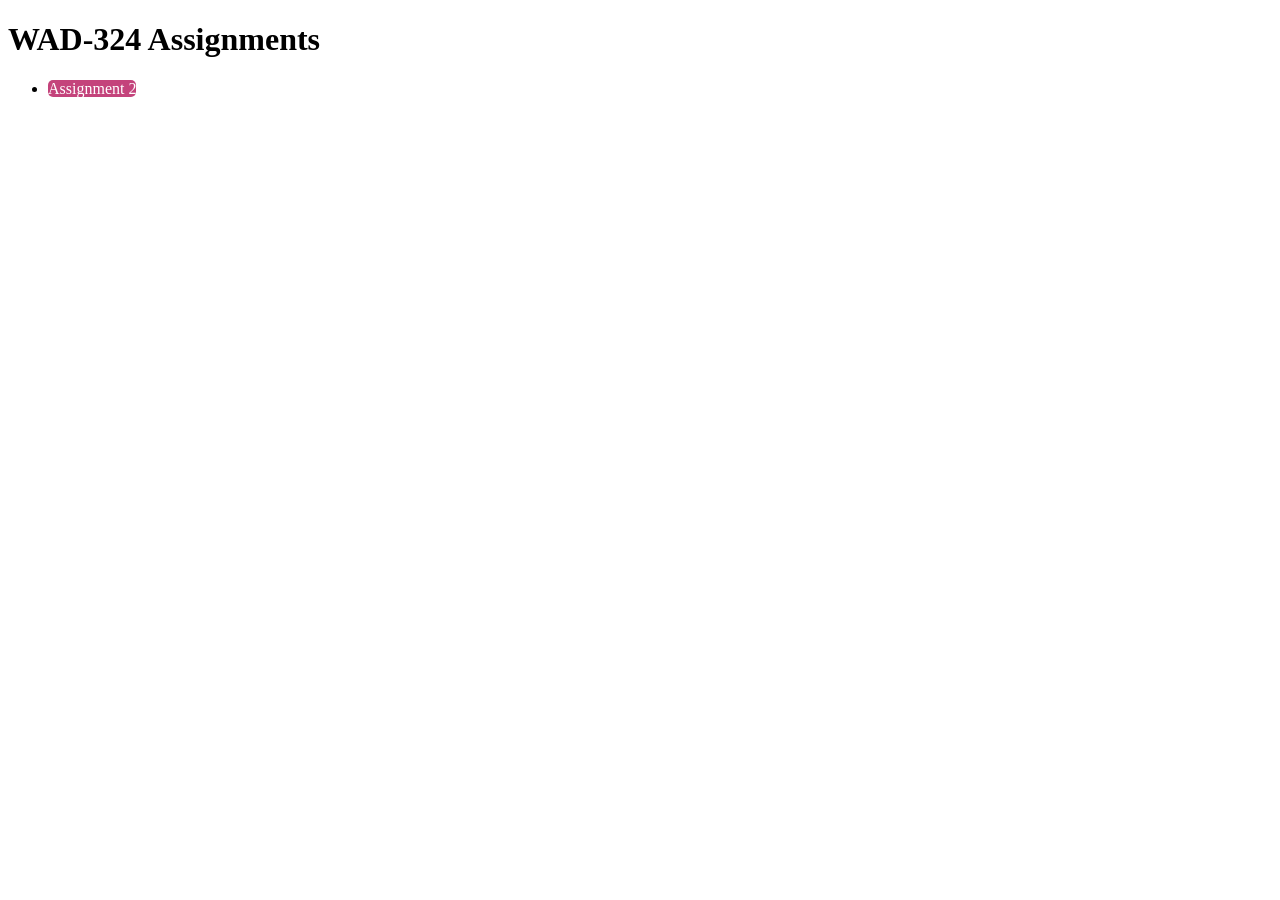
<file: index.html>
<!DOCTYPE html>
<head>
    <!DOCTYPE html>
    <html lang="en">
    <head>
        <meta charset="UTF-8">
        <meta name="viewport" content="width=device-width, initial-scale=1.0">
        <title>WAD</title>
        <link rel="stylesheet" href="style.css">
    </head>
    <body>
        <h1>WAD-324 Assignments</h1>
        <div class="card">
            <ul>
                <li><a href="./Assignment_2/mib_landing_page.html">Assignment 2</a></li>
            </ul>
        </div>
    </body>
    </html>
</head>
</file>
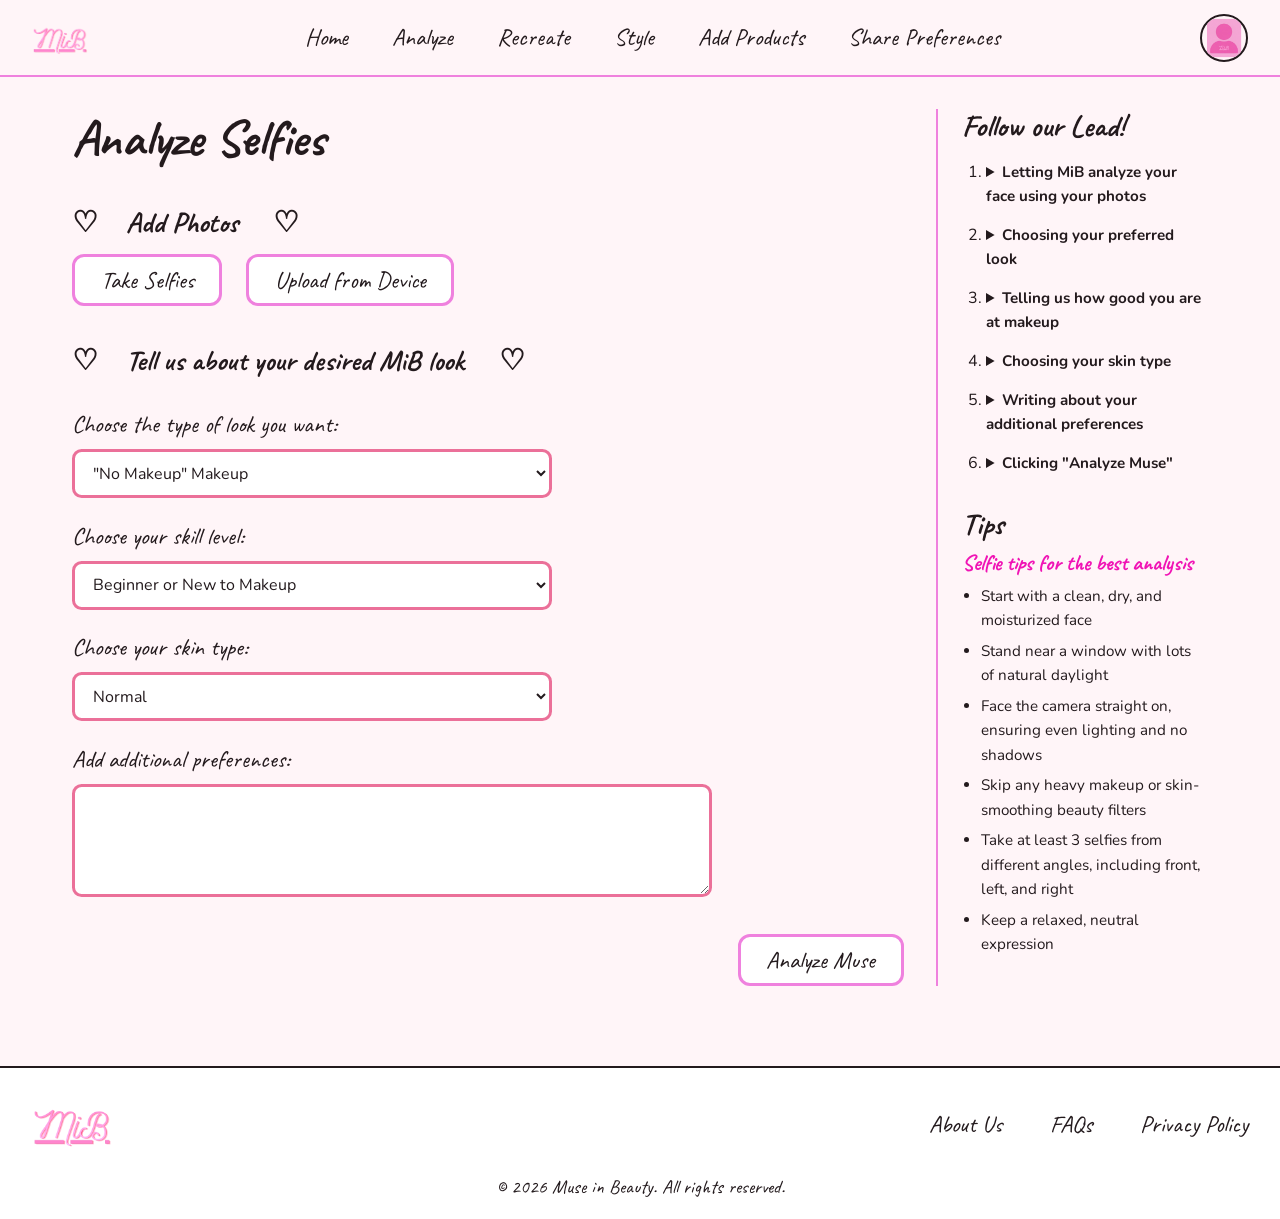
<file: Assignment_2/analyze_page.html>
<!DOCTYPE html>
<html lang="en">

    <head>
        <meta charset="UTF-8">
        <meta name="viewport" content="width=device-width, initial-scale=1.0">
        <link rel="preconnect" href="https://fonts.googleapis.com">
        <link rel="preconnect" href="https://fonts.gstatic.com" crossorigin>
        <link href="https://fonts.googleapis.com/css2?family=Caveat:wght@500;700&family=Nunito:wght@400;700&display=swap" rel="stylesheet">
        <link rel="stylesheet" href="mibstyle.css">
        <title>Analyze Selfies</title>
    </head> 

    <body>
        <header>

        <nav class="site-nav">
        <a href="mib_landing_page.html" class="logo">
            <img src="MiB (1).png" alt="Muse in Beauty Logo">
        </a>
        <ul>
            <li><a href="mib_home_page.html">Home</a></li>
            <li><a href="analyze_page.html">Analyze</a></li>
            <li><a href="recreate_page.html">Recreate</a></li>
            <li><a href="style_page.html">Style</a></li>
            <li><a href="add_products_page.html">Add Products</a></li>
            <li><a href="share_preferences_page.html">Share Preferences</a></li>
        </ul>
        </nav>
        
        <a href="profile_page.html" class="profile-placeholder">
            <img src="Pink profile placeholder (1).png" alt="Profile Picture">
        </a>

        </header>

        <main class="layout">

            <h1 class="main-heading">Analyze Selfies</h1>

            <form id="analyze-form" method="post">

                <fieldset class="add-photos">     <!-- Fieldset for adding files and opening camera but the buttons don't have any functionality yet -->
                    <legend>♡&nbsp;&nbsp;&nbsp; Add Photos &nbsp;&nbsp;&nbsp;&nbsp;♡</legend>
                    <button class="main-btns">Take Selfies</button>
                    <button class="main-btns">Upload from Device</button>
                </fieldset>

                <fieldset class="look-details">   <!-- Fieldset for look type/deets -->
                    <legend>♡&nbsp;&nbsp;&nbsp; Tell us about your desired MiB look &nbsp;&nbsp;&nbsp;&nbsp;♡</legend>

                    <label for="look-type">Choose the type of look you want:</label>
                    <select id="look-type" name="look-type">
                        <optgroup label="Everyday Looks">
                        <option value="no-makeup">"No Makeup" Makeup</option>
                        <option value="office">Office or Professional</option>
                        <option value="school">School or College</option>
                        </optgroup>

                        <optgroup label="Occasions">
                        <option value="party">Party or Night Out</option>
                        <option value="daytime">Daytime Event or Formal</option>
                        <option value="wedding-bridal">Western Wedding or Bridal</option> 
                        <option value="south-asian-bridal">South Asian Wedding or Bridal</option>   
                        <option value="festival">Festive or Traditional</option>
                        </optgroup>

                        <optgroup label="Statement">
                        <option value="bold">Bold or Dramatic</option>
                        <option value="artistic">Artistic</option>
                        <option value="editorial">Editorial or High Fashion Model</option>
                        </optgroup>
                    </select>

                    <label for="skill-level">Choose your skill level:</label>
                    <select id="skill-level" name="skill-level">
                        <option value="beginner">Beginner or New to Makeup</option>
                        <option value="intermediate">Intermediate or Experienced</option>
                        <option value="advanced">Advanced or Professional Makeup Artist</option>
                    </select>

                    <label for="skin-type">Choose your skin type:</label>
                    <select id="skin-type" name="skin-type">
                        <option value="normal">Normal</option>
                        <option value="dry">Dry</option>
                        <option value="oily">Oily</option>
                        <option value="combination">Combination</option>
                        <option value="sensitive">Sensitive</option>
                    </select>

                    <label for="extra-details">Add additional preferences:</label>
                    <textarea id="extra-details" name="extra-details" rows="4" cols="50" placeholder="e.g. I like a matte finish with brown eyeliner and pink lips.. ">
                    </textarea>

                    <button class="main-btns">Analyze Muse</button>

                </fieldset>

            </form>

                <aside class="help-panel">
                    <h2>Follow our Lead!</h2>

                    <ol class="help">

                        <li>
                            <details>
                                <summary>Letting MiB analyze your face using your photos</summary>
                                <p>You have the option to take photos directly on our platform or you
                                    can upload your selfies from your device. Please ensure that you only
                                    attach image files, not videos, PDFs or documents. We recommend uploading
                                    a minimum of 3 selfies for the best results.
                                </p>
                            </details>
                        </li>

                        <li>
                            <details>
                                <summary>Choosing your preferred look</summary>
                                <p>MiB can create a variety of looks for you, from everyday to special occasions.
                                    You can choose the closest option from our pre-defined list so that our AI gives
                                    you the most relevant recommendations for your desired look.
                                </p>
                            </details>
                        </li>

                        <li>
                            <details>
                                <summary>Telling us how good you are at makeup</summary>
                                <p>MiB provides you with step-by-step instructions for your makeup look based on your skill 
                                    level. The level of detail provided for each look is decided based on your comfort level.
                                    For example, if you're experienced with makeup but haven't ever attempted an editorial look,
                                    we recommend that you select the "Beginner" level for the most detailed instructions. If you
                                    are a professional MUA doing a festive look, you can select the "Advanced" level for a more 
                                    concise overview of the look.
                                </p>
                            </details>
                        </li>

                        <li>
                            <details>
                                <summary>Choosing your skin type</summary>
                                <p>MiB incorporates your skin type information in its analysis to recommend you products and
                                    techniques that best support a skin-like, airbrushed makeup finish on your face. The longevity 
                                    of your makeup look can also be increased by the techniques and products our AI suggests, so if
                                    your skin type tends to fluctuate based on seasonal weather, or is currently sensitive due to
                                    the usage of certain skincare products, we recommend choosing your skin type accordingly. This is why
                                    we support the selection of multiple options for this.
                                </p>
                            </details>
                        </li>

                        <li>
                            <details>
                                <summary>Writing about your additional preferences</summary>
                                <p>This is a space for you to describe extra preferences for your makeup look. If you prefer a dewy finish,
                                    tell us that. If you gravitate towards bolder lip colours or have a bright spring colour palette, let us know. 
                                    If you are allergic to certain ingredients, please specify. Please do not use this space to ask questions or chat with the AI, this
                                    is only for you to tell us what you expect from MiB's analysis.
                                </p>
                            </details>
                        </li>

                        <li>
                            <details>
                                <summary>Clicking "Analyze Muse"</summary>
                                <p>Once you have completed the previous steps and provided us with all there is to know about yourself, this button will
                                    initiate the analysis of your selfies and provide you with 3-5 looks that best match your expectations. You can select
                                    any one and display its execution plan. Then grab a seat, look in the mirror, and working that beauty blender!
                                </p>
                            </details>
                        </li>
                       
                    </ol>

                    <h2>Tips</h2>
                    <h3>Selfie tips for the best analysis</h3>

                    <ul class="tips">

                        <li>Start with a clean, dry, and moisturized face</li>

                        <li>Stand near a window with lots of natural daylight</li>

                        <li>Face the camera straight on, ensuring even lighting and no shadows</li>

                        <li>Skip any heavy makeup or skin-smoothing beauty filters</li>

                        <li>Take at least 3 selfies from different angles, including front, left, and right</li>

                        <li>Keep a relaxed, neutral expression</li>
                        
                    </ul>

                </aside>

        </main>

        <footer class="site-footer">

            <a href="mib_landing_page.html" class="logo">
             <img src="MiB (1).png" alt="Muse in Beauty Logo">
            </a>

            <nav class="site-nav">

             <ul>
                 <li><a href="#ourstory">About Us</a></li>
                <li><a href="#faqs">FAQs</a></li>
                <li><a href="#privacypolicy">Privacy Policy</a></li>
            </ul>

             </nav>

            <small>&copy; 2026 Muse in Beauty. All rights reserved.</small>

        </footer>

    </body>

</html>
</file>
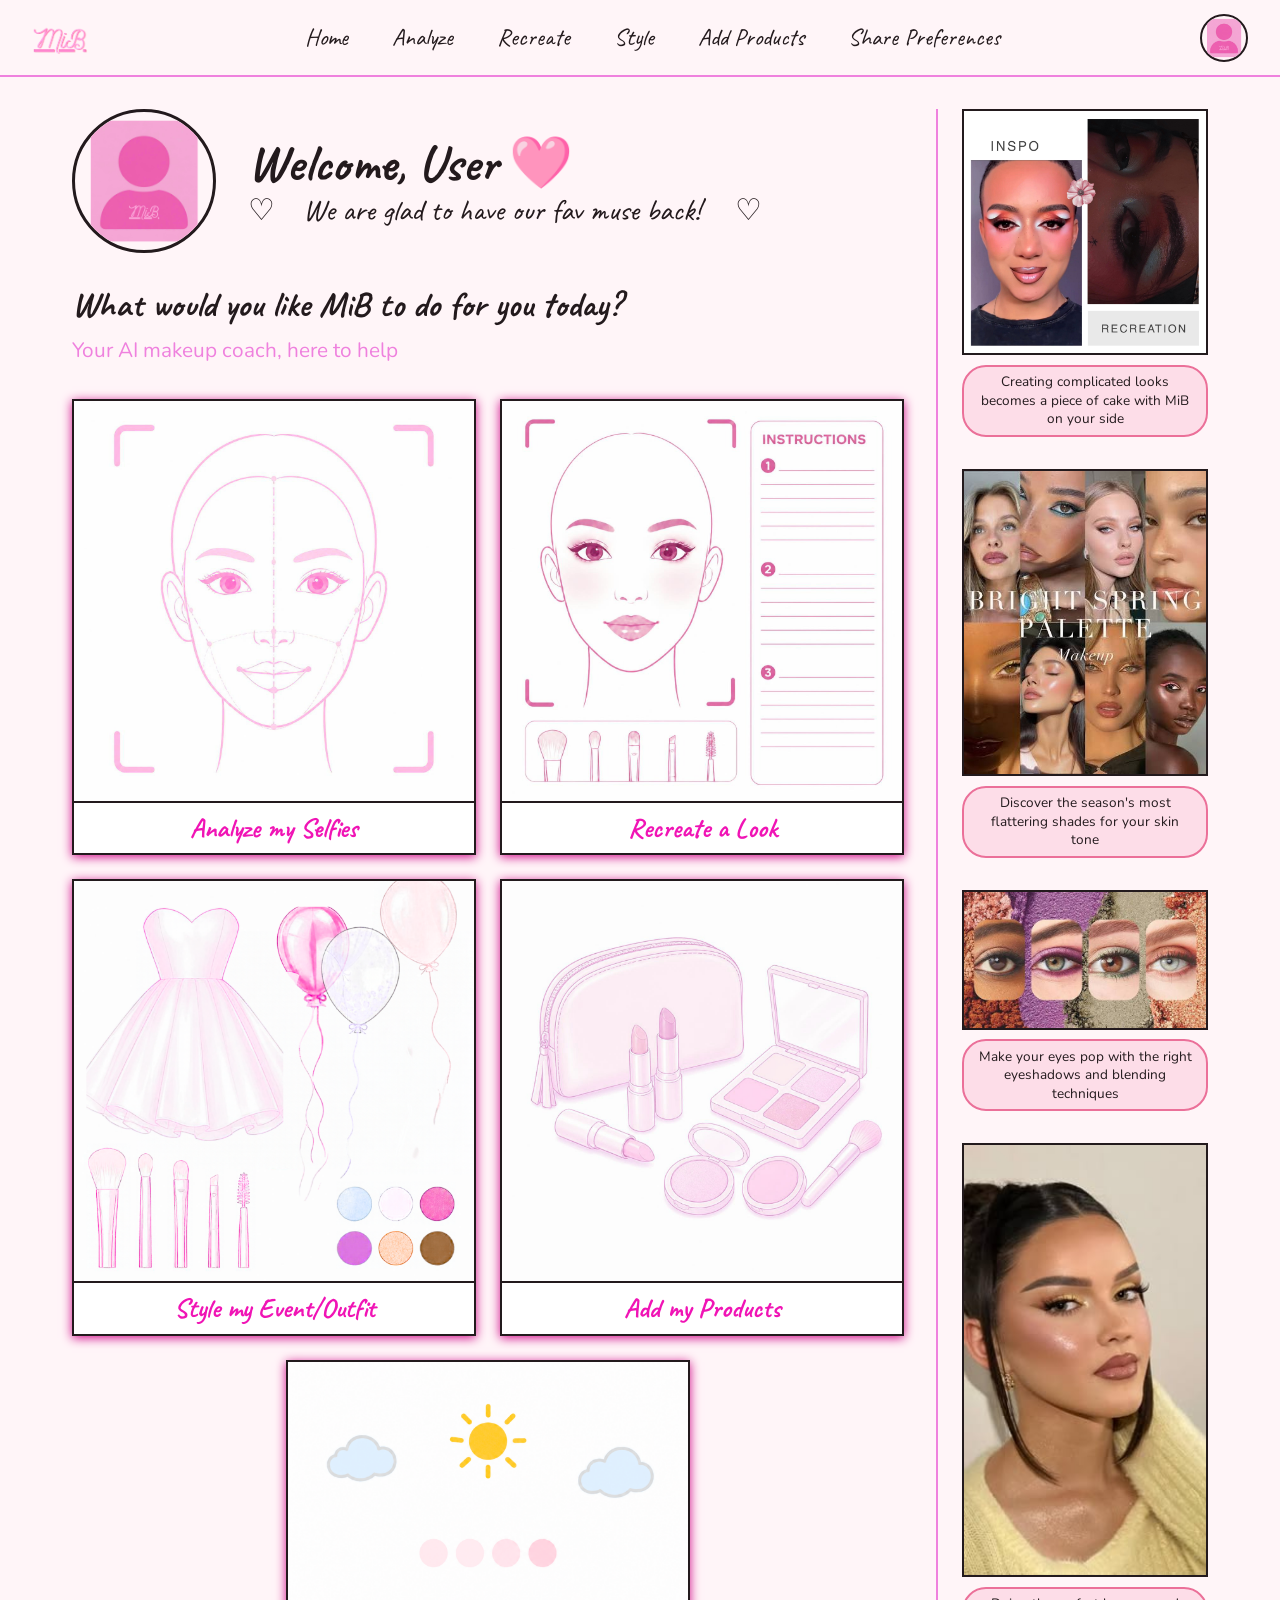
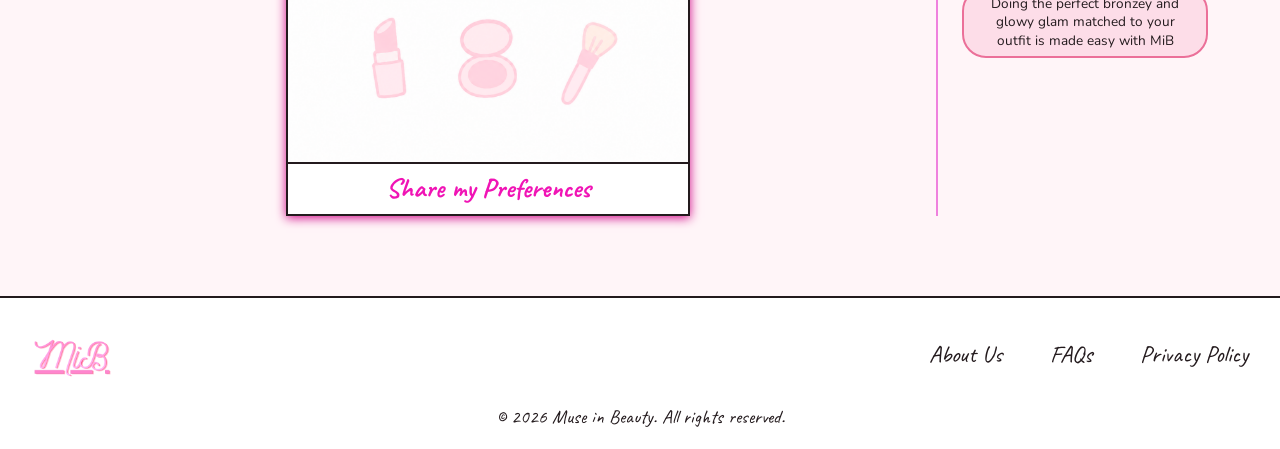
<file: Assignment_2/mib_home_page.html>
<!DOCTYPE html>
<html lang="en">

    <head>
        <meta charset="UTF-8">
        <meta name="viewport" content="width=device-width, initial-scale=1.0">
        <link rel="preconnect" href="https://fonts.googleapis.com">
        <link rel="preconnect" href="https://fonts.gstatic.com" crossorigin>
        <link href="https://fonts.googleapis.com/css2?family=Caveat:wght@500;700&family=Nunito:wght@400;700&display=swap" rel="stylesheet">
        <link rel="stylesheet" href="mibstyle.css">
        <title>MiB Home</title>
    </head> 

    <body>
        <header>

        <nav class="site-nav">
        <a href="mib_landing_page.html" class="logo">
            <img src="MiB (1).png" alt="Muse in Beauty Logo">
        </a>
        <ul>
            <li><a href="mib_home_page.html">Home</a></li>
            <li><a href="analyze_page.html">Analyze</a></li>
            <li><a href="recreate_page.html">Recreate</a></li>
            <li><a href="style_page.html">Style</a></li>
            <li><a href="add_products_page.html">Add Products</a></li>
            <li><a href="share_preferences_page.html">Share Preferences</a></li>
        </ul>
        </nav>

        <a href="profile_page.html" class="profile-placeholder">
            <img src="Pink profile placeholder (1).png" alt="Profile Picture">
        </a>

        </header>

        <main class="layout">

            <section id="welcome-section">
            <a href="profile_page.html" id="profile-placeholder-home-page">
                <img src="Pink profile placeholder (1).png" alt="Profile Picture">
            </a>
                <h1 class="main-heading">Welcome, User 🩷</h1>
                <p id="welcome-note">♡&nbsp;&nbsp;&nbsp; We are glad to have our fav muse back! &nbsp;&nbsp;&nbsp;&nbsp;♡</p>
            </section>

            <section id="options">
                <h2>What would you like MiB to do for you today?</h2>
                <p id="here-to-help">Your AI makeup coach, here to help</p>

                <div class="option-cards">

                    <article class="option-card">
                        <a href="analyze_page.html">
                            <img src="analyze selfies img.png" alt="Analyze Selfies">
                            <h3>Analyze my Selfies</h3>
                        </a>
                    </article>

                    <article class="option-card">
                        <a href="recreate_page.html">
                            <img src="recreate look img.jpg" alt="Recreate Look">
                            <h3>Recreate a Look</h3>
                        </a>
                    </article>

                    <article class="option-card">
                        <a href="style_page.html">
                            <img src="style img.png" alt="Style my Event/Outfit">
                            <h3>Style my Event/Outfit</h3>
                        </a>
                    </article>

                    <article class="option-card">
                        <a href="add_products_page.html">
                            <img src="add products img.png" alt="Add Products">
                            <h3>Add my Products</h3>
                        </a>
                    </article>
                    
                    <article class="option-card">
                        <a href="share_preferences_page.html">
                            <img src="share preferences img.png" alt="Share Preferences">
                            <h3>Share my Preferences</h3>
                        </a>
                    </article>

                </div>
            </section>

            <aside id="home-panel">

                <figure>
                    <img src="inspo v rec.jpg" alt="Inspiration vs. Recreation">
                    <figcaption>Creating complicated looks becomes a piece of cake with MiB on your side</figcaption>
                </figure>

                <figure>
                    <img src="shade of szn.jpg" alt="Shade of the Season">
                    <figcaption>Discover the season's most flattering shades for your skin tone</figcaption>
                </figure>

                <figure>
                    <img src="eyes pop.jpg" alt="Make Your Eyes Pop">
                    <figcaption>Make your eyes pop with the right eyeshadows and blending techniques</figcaption>
                </figure>

                <figure>
                    <img src="perf glam.jpg" alt="Perfect Glam">
                    <figcaption>Doing the perfect bronzey and glowy glam matched to your outfit is made easy with MiB</figcaption>
                </figure>

            </aside>

        </main>

        <footer class="site-footer">

            <a href="mib_landing_page.html" class="logo">
             <img src="MiB (1).png" alt="Muse in Beauty Logo">
            </a>

            <nav class="site-nav">

             <ul>
                 <li><a href="#ourstory">About Us</a></li>
                <li><a href="#faqs">FAQs</a></li>
                <li><a href="#privacypolicy">Privacy Policy</a></li>
            </ul>

             </nav>

            <small>&copy; 2026 Muse in Beauty. All rights reserved.</small>

        </footer>

    </body>

</html>
</file>
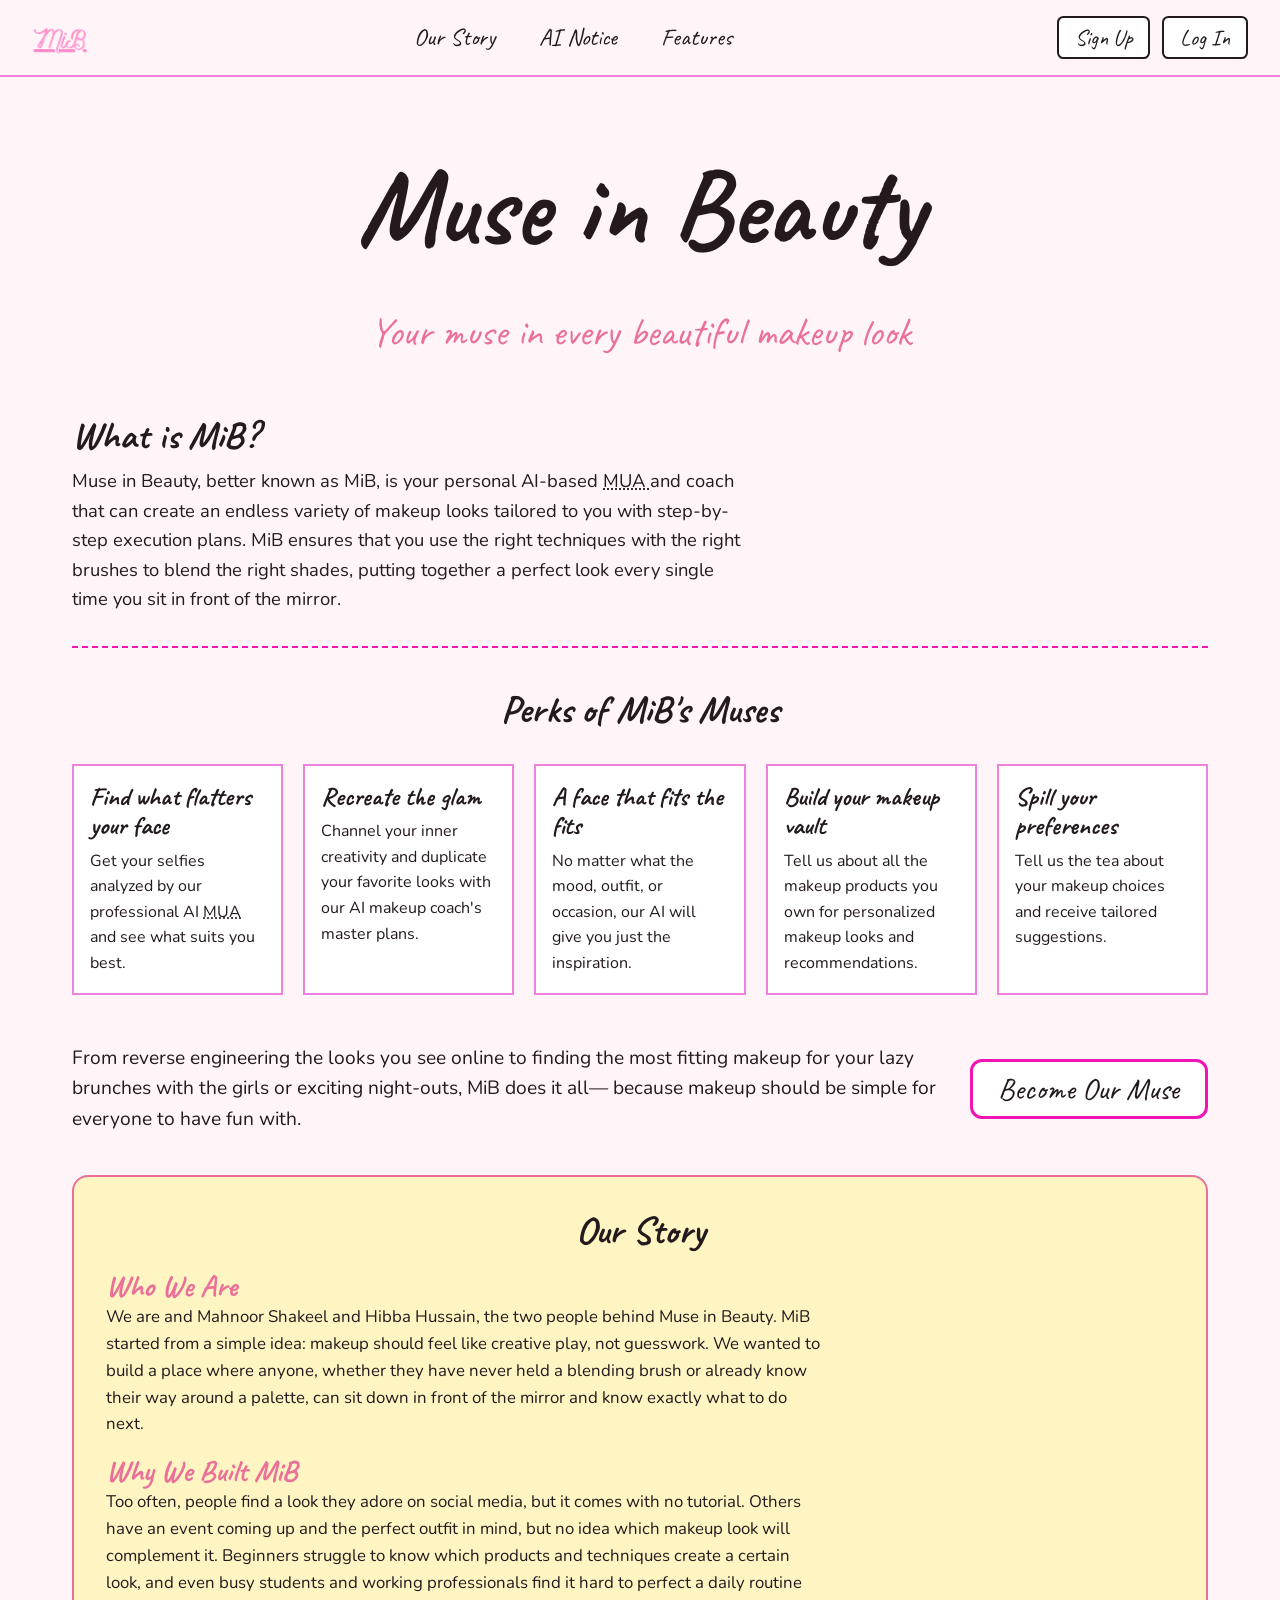
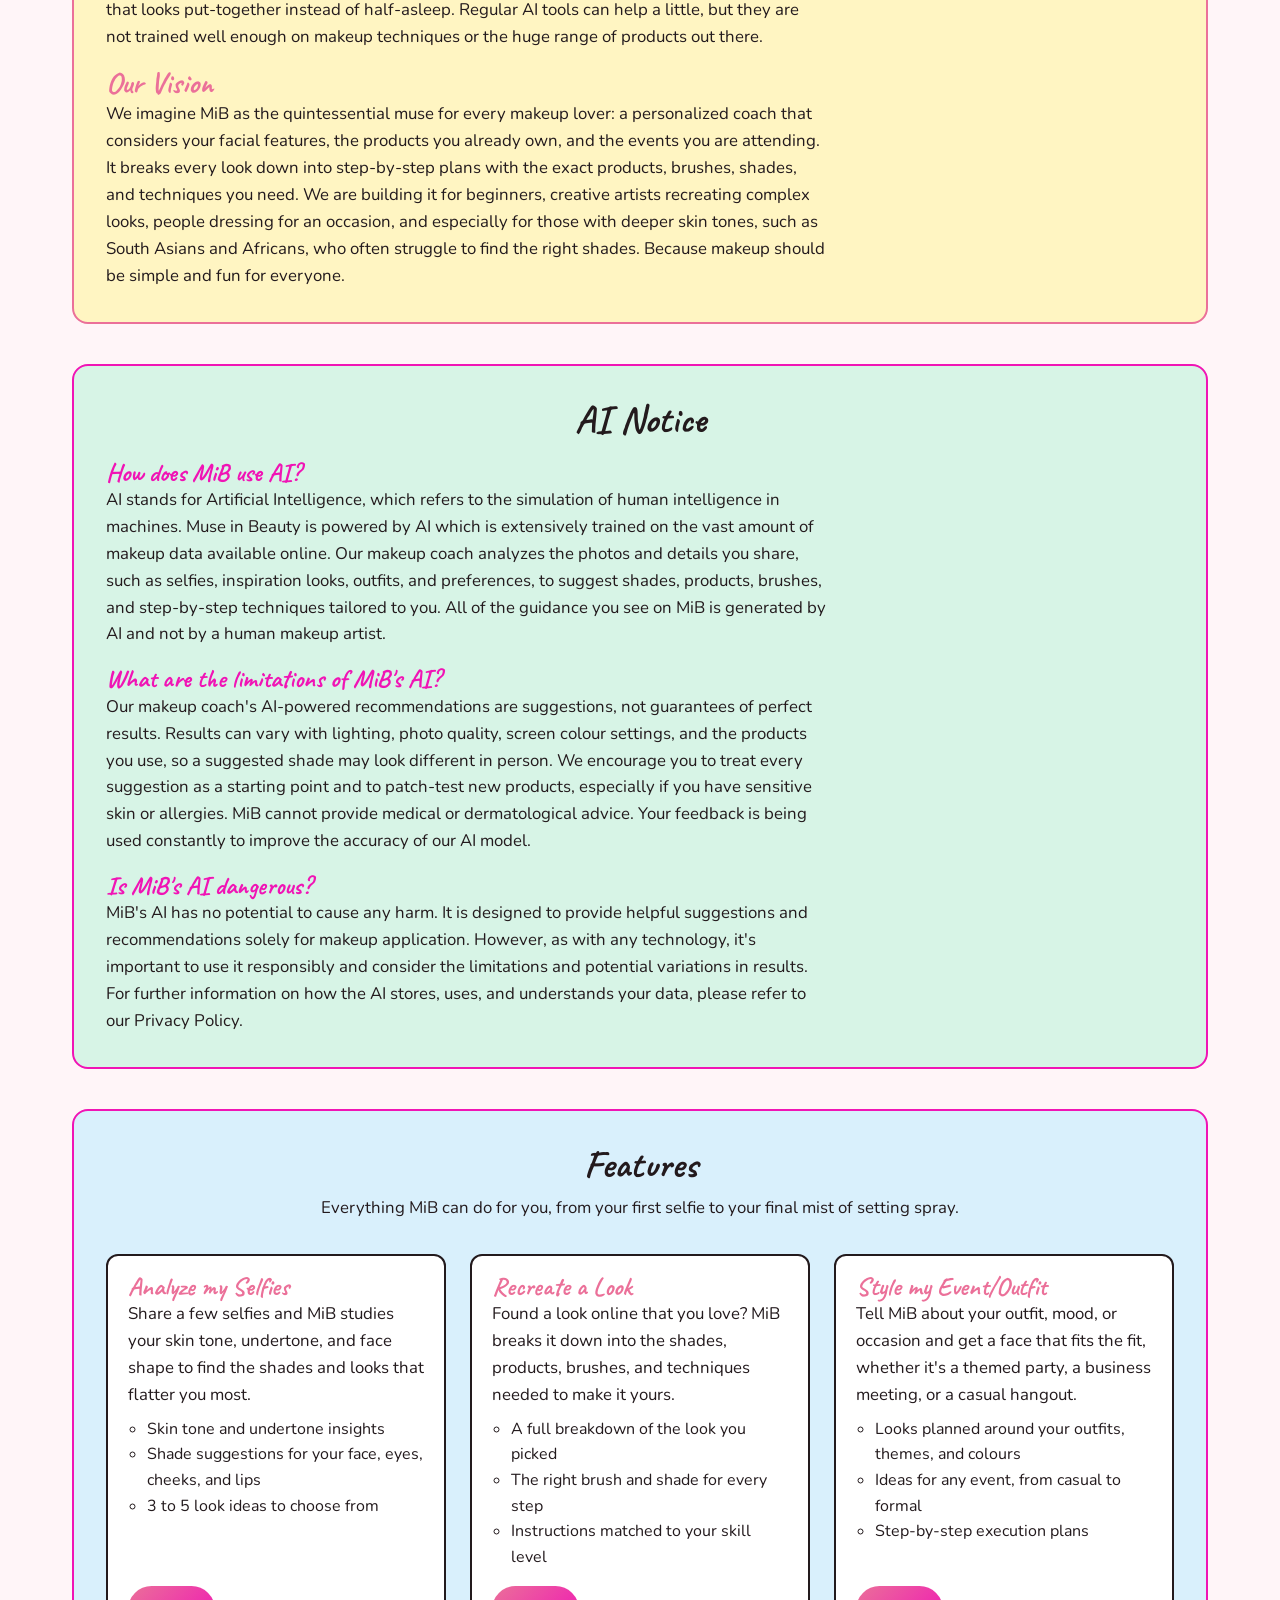
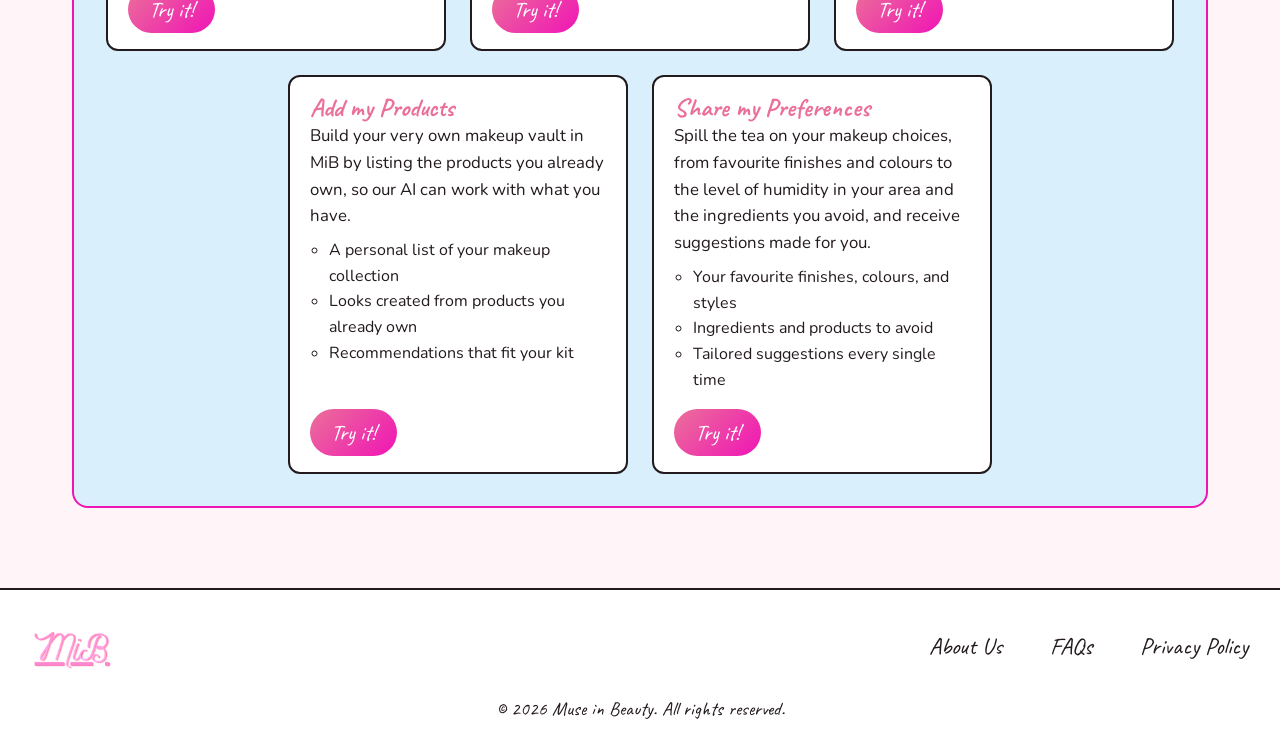
<file: Assignment_2/mib_landing_page.html>
<!DOCTYPE html>
<html lang="en">

    <head>
        <meta charset="UTF-8">
        <meta name="viewport" content="width=device-width, initial-scale=1.0">
        <link rel="preconnect" href="https://fonts.googleapis.com">
        <link rel="preconnect" href="https://fonts.gstatic.com" crossorigin>
        <link href="https://fonts.googleapis.com/css2?family=Caveat:wght@500;700&family=Nunito:wght@400;700&display=swap" rel="stylesheet">
        <link rel="stylesheet" href="mibstyle.css">
        <title>MiB</title>
    </head> 

    <body>
   
    <header> 
    
    <nav class="site-nav">
        <a href="mib_landing_page.html" class="logo">
            <img src="MiB (1).png" alt="Muse in Beauty Logo">
        </a>
        <ul>
            <li><a href="#ourstory">Our Story</a></li>
            <li><a href="#ainotice">AI Notice</a></li>
            <li><a href="#features">Features</a></li>
        </ul>
        <div class="btns">
            <button class="join-btns">
                <a href="mib_home_page.html">Sign Up</a>
            </button>

            <button class="join-btns">
            <a href="mib_home_page.html">Log In</a>
            </button>
        </div>
    </nav>

</header>

<main>

<h1 id="main-title">Muse in Beauty</h1>

<p id="tagline">Your muse in every beautiful makeup look</p>

<section id="basic-intro">
<h2>What is MiB?</h2>

<p> 
    Muse in Beauty, better known as MiB, is your personal AI-based <abbr title="Makeup Artist">MUA
    </abbr> and coach that can create an endless variety of makeup looks tailored to you with step-by-step
    execution plans. MiB ensures that you use the right techniques with the right brushes 
    to blend the right shades, putting together a perfect look every single time you sit in front
    of the mirror. 
</p>
</section>
<hr> 

<section id="perks">
<h2>Perks of MiB's Muses</h2>
<div class="feature-cards">

    <article class="feature-card">    
        <h3>Find what flatters your face</h3>
        <p>Get your selfies analyzed by our professional AI <abbr title="Makeup Artist">MUA</abbr>
            and see what suits you best.
        </p>
    </article>

    <article class="feature-card">    
        <h3>Recreate the glam</h3>
        <p>Channel your inner creativity and duplicate your favorite looks with our AI makeup coach's 
           master plans.
        </p>
    </article>

    <article class="feature-card">    
        <h3>A face that fits the fits</h3>
        <p>No matter what the mood, outfit, or occasion, our AI will give you just the inspiration.
        </p>
    </article>

    <article class="feature-card">    
        <h3>Build your makeup vault</h3>
        <p>Tell us about all the makeup products you own for personalized makeup looks and recommendations.
        </p>
    </article>

    <article class="feature-card">    
        <h3>Spill your preferences</h3>
        <p>Tell us the tea about your makeup choices and receive tailored suggestions.
        </p>
    </article>

</div>
</section>

<section id="signup-prompt">

<p id="signup-text">
    From reverse engineering the looks you see online to finding the most fitting
    makeup for your lazy brunches with the girls or exciting night-outs, MiB does
    it all&mdash; because makeup should be simple for everyone to have fun with.
</p>

<button class="main-btns">
    <a href="mib_home_page.html">Become Our Muse</a>
</button>

</section>

<section id="ourstory">

    <h2>Our Story</h2>

    <h3>Who We Are</h3>
    <p>
        We are and Mahnoor Shakeel and Hibba Hussain, the two people behind Muse in Beauty.
        MiB started from a simple idea: makeup should feel like creative play, not
        guesswork. We wanted to build a place where anyone, whether they have never
        held a blending brush or already know their way around a palette, can sit
        down in front of the mirror and know exactly what to do next.
    </p>

    <h3>Why We Built MiB</h3>
    <p>
        Too often, people find a look they adore on social media, but it comes with
        no tutorial. Others have an event coming up and the perfect outfit in mind,
        but no idea which makeup look will complement it. Beginners struggle to know
        which products and techniques create a certain look, and even busy students
        and working professionals find it hard to perfect a daily routine that looks
        put-together instead of half-asleep. Regular AI tools can help a little, but
        they are not trained well enough on makeup techniques or the huge range of
        products out there.
    </p>

    <h3>Our Vision</h3>
    <p>
        We imagine MiB as the quintessential muse for every makeup lover: a
        personalized coach that considers your facial features, the products you
        already own, and the events you are attending. It breaks every look down into
        step-by-step plans with the exact products, brushes, shades, and techniques
        you need. We are building it for beginners, creative artists recreating
        complex looks, people dressing for an occasion, and especially for those with
        deeper skin tones, such as South Asians and Africans, who often struggle to
        find the right shades. Because makeup should be simple and fun for everyone.
    </p>

</section>

<article id="ainotice">

    <h2>AI Notice</h2>

    <h3>How does MiB use AI?</h3>
    <p class="ai-notice-ans">AI stands for Artificial Intelligence, which refers to the simulation of human intelligence in machines.
       Muse in Beauty is powered by AI which is extensively trained on the vast amount of makeup data available
       online. Our makeup coach analyzes the photos and details you share, such as selfies, inspiration looks, outfits, 
       and preferences, to suggest shades, products, brushes, and step-by-step techniques tailored to you. All of the 
       guidance you see on MiB is generated by AI and not by a human makeup artist.
    </p>

    <h3>What are the limitations of MiB's AI?</h3>
    <p class="ai-notice-ans">Our makeup coach's AI-powered recommendations are suggestions, not guarantees of perfect results. Results can 
        vary with lighting, photo quality, screen colour settings, and the products you use, so a suggested shade may 
        look different in person. We encourage you to treat every suggestion as a starting point and to patch-test new products, 
        especially if you have sensitive skin or allergies. MiB cannot provide medical or dermatological advice. Your feedback
        is being used constantly to improve the accuracy of our AI model.
    </p>

    <h3>Is MiB's AI dangerous?</h3>
    <p class="ai-notice-ans">MiB's AI has no potential to cause any harm. It is designed to provide helpful suggestions and recommendations 
        solely for makeup application. However, as with any technology, it's important to use it responsibly and consider the limitations and
        potential variations in results. For further information on how the AI stores, uses, and understands your data, please refer to our Privacy 
        Policy.
    </p>

</article>

<section id="features">

    <h2>Features</h2>

    <p class="features-intro">
        Everything MiB can do for you, from your first selfie to your final mist of setting spray.
    </p>

    <ol class="feature-list">

        <li>
            <article class="feature-detail">
                <h3>Analyze my Selfies</h3>
                <p>Share a few selfies and MiB studies your skin tone, undertone, and face shape
                   to find the shades and looks that flatter you most.</p>
                <ul>
                    <li>Skin tone and undertone insights</li>
                    <li>Shade suggestions for your face, eyes, cheeks, and lips</li>
                    <li>3 to 5 look ideas to choose from</li>
                </ul>
                <a href="#" class="feature-link">Try it!</a>
            </article>
        </li>

        <li>
            <article class="feature-detail">
                <h3>Recreate a Look</h3>
                <p>Found a look online that you love? MiB breaks it down into the shades, products,
                   brushes, and techniques needed to make it yours.</p>
                <ul>
                    <li>A full breakdown of the look you picked</li>
                    <li>The right brush and shade for every step</li>
                    <li>Instructions matched to your skill level</li>
                </ul>
                <a href="recreate_page.html" class="feature-link">Try it!</a>
            </article>
        </li>

        <li>
            <article class="feature-detail">
                <h3>Style my Event/Outfit</h3>
                <p>Tell MiB about your outfit, mood, or occasion and get a face that fits the fit,
                   whether it's a themed party, a business meeting, or a casual hangout.</p>
                <ul>
                    <li>Looks planned around your outfits, themes, and colours</li>
                    <li>Ideas for any event, from casual to formal</li>
                    <li>Step-by-step execution plans</li>
                </ul>
                <a href="style_page.html" class="feature-link">Try it!</a>
            </article>
        </li>

        <li>
            <article class="feature-detail">
                <h3>Add my Products</h3>
                <p>Build your very own makeup vault in MiB by listing the products you already own, so our AI can
                   work with what you have.</p>
                <ul>
                    <li>A personal list of your makeup collection</li>
                    <li>Looks created from products you already own</li>
                    <li>Recommendations that fit your kit</li>
                </ul>
                <a href="add_products_page.html" class="feature-link">Try it!</a>
            </article>
        </li>

        <li>
            <article class="feature-detail">
                <h3>Share my Preferences</h3>
                <p>Spill the tea on your makeup choices, from favourite finishes and colours to the level
                    of humidity in your area and the ingredients you avoid, and receive suggestions made for you.</p>
                <ul>
                    <li>Your favourite finishes, colours, and styles</li>
                    <li>Ingredients and products to avoid</li>
                    <li>Tailored suggestions every single time</li>
                </ul>
                <a href="share_preferences_page.html" class="feature-link">Try it!</a>
            </article>
        </li>

    </ol>
</section>

</main>

<footer class="site-footer">

    <a href="mib_landing_page.html" class="logo">
        <img src="MiB (1).png" alt="Muse in Beauty Logo">
    </a>

    <nav class="site-nav">

    <ul>
        <li><a href="#ourstory">About Us</a></li>
        <li><a href="#faqs">FAQs</a></li>
        <li><a href="#privacypolicy">Privacy Policy</a></li>
    </ul>

    </nav>

    <small>&copy; 2026 Muse in Beauty. All rights reserved.</small>

</footer>

    </body>

</html>
</file>
<file: style.css>
.card a{
    background-color: #c4437b;
    color: white;
    border-radius: 5px;
    text-decoration: none;
}

.card a:hover{
    text-decoration: underline;
    background-color: #a12f5c;
}
</file>
<file: Assignment_2/mibstyle.css>
/*CSS VARIABLES*/
:root {
    --pink-100: hsl(340, 100%, 98%);
    --pink-200: hsl(340, 90%, 93%);
    --pink-300: hsl(340, 85%, 83%);
    --pink-400: hsl(340, 75%, 68%);
    --pink-500: hsl(309, 77%, 72%);
    --pink-600: hsl(316, 88%, 51%);
    --ink: hsl(340, 15%, 12%);
    --muted: hsl(340, 8%, 40%);
    --white: #ffffff;
    --sky-100: hsl(200, 85%, 92%);
    --mint-100: hsl(150, 55%, 90%);
    --yellow-100: hsl(50, 100%, 88%);

    --font-body: "Nunito", "Segoe UI", Arial, sans-serif;
    --font-heading: "Caveat", "Comic Sans MS", cursive;

    --space-small: 0.5rem;
    --space-med: 1rem;
    --space-large: 2rem;
    --radius: 0.75rem;
    --border-ink: 2px solid var(--ink);
    --shadow: 0 8px 18px rgba(0, 0, 0, 0.2);
}

html {
    box-sizing: border-box;
}

*, *::before, *::after {
    box-sizing: inherit;
}


body, h1, h2, h3, p, ul, ol, figure {
    margin: 0;
}

ul, ol {
    padding: 0;
}

body {
    display: flex;
    flex-direction: column;
    min-height: 100vh;
    font-family: var(--font-body);
    font-size: 1rem;
    line-height: 1.6;
    color: var(--ink);
    background-color: var(--pink-100);
}

img {
    max-width: 100%;
}

h1, h2, h3 {
    font-family: var(--font-heading);
    font-weight: 700;
    line-height: 1.15;
}

h2 {
    font-size: 2.4rem;
    margin-bottom: var(--space-small);
}

h3 {
    font-size: 1.6rem;
}

p {
    font-size: 1.05rem;
}

abbr[title] {
    text-decoration: underline dotted rgb(#df6bdb);
    cursor: help;
}

hr {
    border: 0;
    border-top: 2px dashed var(--pink-600);
    margin: var(--space-large) 0;
}

header {
    position: sticky;
    top: 59;
    display: flex;
    align-items: center;
    justify-content: space-between;
    gap: var(--space-med);
    padding: 0.6rem var(--space-large);
    background-color: var(--pink-100);
    border-bottom: 2px solid var(--pink-500);
    z-index:10;
}

.site-nav {
    display: flex;
    align-items: center;
    gap: var(--space-large);
}

header .site-nav {
    flex: 1;
}

header .site-nav ul {
    flex: 1;
    justify-content: center;
}

.logo img {
    display: block;
    height: 3.5rem;
    width: auto;
}

.site-nav ul {
    display: flex;
    flex-wrap: wrap;
    gap: 2.75rem;
    list-style: none;
}

.site-nav ul a {
    font-family: var(--font-heading);
    font-size: 1.5rem;
    color: var(--ink);
    text-decoration: none;
    border-bottom: 2px solid transparent;
    transition: color 0.3s ease-out, border-color 0.3s ease-out;
}

.site-nav ul a:hover,#main-heading {
    color: var(--pink-500);
    border-bottom-color: var(--pink-500);
}

.site-nav ul a[aria-current="page"] {
    border-bottom-color: var(--pink-500);
}

.btns {
    display: flex;
    gap: 0.75rem;
}

.join-btns {
    padding: 0;
    background-color: var(--white);
    border: var(--border-ink);
    border-radius: 0.4rem;
    transition: background-color 0.3s ease-out, border-color 0.3s ease-out;
}

.join-btns a {
    display: block;
    padding: 0.3rem 1rem;
    font-family: var(--font-heading);
    font-size: 1.4rem;
    color: var(--ink);
    text-decoration: none;
    transition: color 0.3s ease-out;
}

.join-btns:hover {
    background-color: var(--pink-500);
    border-color: var(--pink-500);
}

.join-btns:hover a {
    color: var(--white);
}

.profile-placeholder img {
    display: block;
    width: 3rem;
    height: 3rem;
    border: var(--border-ink);
    border-radius: 50%;
    transition: transform 0.3s ease-out;
}

.profile-placeholder img:hover {
    transform: scale(1.12);
}

main {
    flex: 1;
    width: 100%;
    max-width: 1200px;
    margin: 0 auto;
    padding: var(--space-large);
}

main > section,
main > article {
    margin-top: 2.5rem;
}

.main-btns {
    padding: 0.5rem 1.6rem;
    font-family: var(--font-heading);
    font-size: 1.5rem;
    color: var(--ink);
    background-color: var(--white);
    border: 3px solid var(--pink-500);
    border-radius: var(--radius);
    transition: background-color 0.3s ease-out, color 0.3s ease-out,
                transform 0.3s ease-out;
}

.main-btns:hover {
    color: var(--white);
    background-color: var(--pink-500);
    transform: translateY(-2px);
}

.main-btns a {
    display: block;
    margin: -0.5rem -1.6rem;
    padding: 0.5rem 1.6rem;
    color: var(--ink);
    text-decoration: none;
}


.main-btns a:visited {
    color: var(--pink-500);
}

.main-btns:hover a,
.main-btns:hover a:visited {
    color: var(--white);
}

#main-title {
    margin-top: var(--space-med);
    font-size: 6.8rem;
    text-align: center;
    padding: 20px;
    animation-name: titleIn;
    animation-duration: 1.4s;
    animation-timing-function: ease-out;
    animation-iteration-count: 1;
}

#tagline {
    font-family: var(--font-heading);
    padding: 10px;
    font-size: 2.5rem;
    text-align: center;
    color: var(--pink-400);
}

#basic-intro p {
    max-width: 42rem;
    font-size: 1.15rem;
}

#perks h2 {
    text-align: center;
}

#ourstory {
    padding: var(--space-large);
    background-color: var(--yellow-100);
    border: 2px solid var(--pink-400);
    border-radius: 1rem;
}

#ourstory h2 {
    text-align: center;
}

#ourstory h3 {
    margin-top: var(--space-med);
    font-size: 1.9rem;
    color: var(--pink-400);
}

#ourstory h3 + p {
    max-width: 45rem;
}

.feature-cards {
    display: grid;
    grid-template-columns: repeat(auto-fit, minmax(170px, 1fr));
    gap: 1.25rem;
    margin-top: var(--space-large);
}

.feature-card {
    padding: var(--space-med);
    background-color: var(--white);
    border: 2px solid var(--pink-500);
    transition: transform 0.3s ease-out, box-shadow 0.3s ease-out;
    position: relative;
}

.feature-card h3 {
    margin-bottom: var(--space-small);
}

.feature-card h3 + p {
    font-size: 1rem;
}

.feature-card:hover,
.option-card:hover {
    z-index:2;
    transform: scale(1.08);
    box-shadow: 0 2px 10px rgb(209, 11, 137);;
}

#signup-prompt {
    display: flex;
    flex-wrap: wrap;
    align-items: center;
    justify-content: space-between;
    gap: var(--space-large);
    margin-top: 3rem;
}

#signup-text {
    flex: 1 1 24rem;
    font-size: 1.2rem;
}

#signup-prompt .main-btns {
    font-size: 1.9rem;
    border-color: var(--pink-600);
}

#ainotice,
#features {
    padding: var(--space-large);
    border: 2px solid var(--pink-600);
    border-radius: 1rem;
}

#features {
    background-color: var(--sky-100);
}

#ainotice {
    background-color: var(--mint-100);
}

#ainotice h2 {
    text-align: center;
}

#ainotice h3 {
    margin-top: var(--space-med);
    color: var(--pink-600);
}

#ainotice h3 + p {
    max-width: 45rem;
}

#features h2,
.features-intro {
    text-align: center;
}

.features-intro {
    margin-bottom: var(--space-large);
}

.feature-list {
    display: flex;
    flex-wrap: wrap;
    justify-content: center;
    gap: 1.5rem;
    list-style: none;
}

.feature-list > li {
    display: flex;
    flex: 0 1 calc(33.333% - 1rem);
    min-width: 16rem;
}

.feature-detail {
    display: flex;
    flex-direction: column;
    flex: 1;
    padding: var(--space-med) 1.25rem;
    background-color: var(--white);
    border: var(--border-ink);
    border-radius: var(--radius);
    transition: transform 0.3s ease-out, box-shadow 0.3s ease-out;
}

.feature-detail h3 {
    color: var(--pink-400);
}

.feature-detail:hover {
    transform: translateY(-4px);
    box-shadow: var(--shadow);
}

.feature-detail ul {
    margin: var(--space-small) 0 var(--space-med);
    padding-left: 1.2rem;
}

.feature-link {
    align-self: flex-start;
    margin-top: auto;
    padding: 0.35rem 1.3rem;
    font-family: var(--font-heading);
    font-size: 1.4rem;
    text-decoration: none;
    border-radius: 2rem;
    background: linear-gradient(135deg, var(--pink-400), var(--pink-600));
    transition: transform 0.3s ease-out, box-shadow 0.3s ease-out;
}

.feature-link:link,
.feature-link:visited {
    color: var(--white);
}

.feature-link:hover {
    transform: translateY(-2px);
    box-shadow: 0 4px 10px rgba(0, 0, 0, 0.25);
}


/*HOME + ANALYZE PAGES*/
main.layout {
    display: grid;
    grid-template-columns: minmax(0, 1fr) 17rem;
    grid-template-rows: auto 1fr;
    column-gap: var(--space-large);
    row-gap: var(--space-large);
}

main.layout > * {
    grid-column: 1;
}

main.layout > section {
    margin-top: 0;
}

main.layout > aside {
    grid-column: 2;
    grid-row: 1 / 3;
    padding-left: 1.5rem;
    border-left: 2px solid var(--pink-500);
}

.main-heading {
    font-size: 3.2rem;
}


/*HOME PAGE*/
#welcome-section {
    display: grid;
    grid-template-columns: auto 1fr;
    column-gap: var(--space-large);
    align-items: center;
}

#profile-placeholder-home-page {
    grid-row: 1 / span 2;
}

#profile-placeholder-home-page img {
    display: block;
    width: 9rem;
    height: 9rem;
    border: 3px solid var(--ink);
    border-radius: 50%;
    transition: transform 0.3s ease-out;
}

#profile-placeholder-home-page img:hover {
    transform: scale(1.06);
}

#welcome-section .main-heading {
    align-self: end;
}

#welcome-note {
    align-self: start;
    font-family: var(--font-heading);
    font-size: 1.9rem;
    line-height: 1.2;
}

#options h2 {
    font-size: 2.2rem;
}

#here-to-help {
    font-family: nunito, "Segoe UI", Arial, sans-serif;
    font-size: 1.3rem;
    color: var(--pink-500);
}

.option-cards {
    display: flex;
    flex-wrap: wrap;
    justify-content: center;
    gap: 1.5rem;
    margin-top: var(--space-large);
}

.option-card {
    flex: 0 1 calc(50% - 0.75rem);
    min-width: 9rem;
    background-color: var(--white);
    border: var(--border-ink);
    transition: transform 0.3s ease-out, box-shadow 0.3s ease-out;
    box-shadow: 0 2px 10px rgb(209, 11, 137);
    position: relative;
}

.option-card a {
    display: block;
    color: inherit;
    text-decoration: none;
}

.option-card img {
    display: block;
    width: 100%;
    border-bottom: var(--border-ink);
}

.option-card h3 {
    padding: 0.6rem;
    color: var(--pink-600);
    font-size: 1.7rem;
    text-align: center;
}

#home-panel {
    display: flex;
    flex-direction: column;
    gap: var(--space-large);
}

#home-panel img {
    display: block;
    width: 100%;
    border: var(--border-ink);
}

#home-panel figcaption {
    margin-top: 0.6rem;
    padding: 0.4rem 0.9rem;
    font-size: 0.85rem;
    line-height: 1.35;
    text-align: center;
    background-color: var(--pink-200);
    border: 2px solid var(--pink-400);
    border-radius: 1.5rem;
}


/*ANALYZE SELFIES PAGE*/
#analyze-form {
    display: flex;
    flex-direction: column;
    gap: var(--space-large);
}

fieldset {
    min-width: 0;
    margin: 0;
    padding: 0;
    border: 0;
}

legend {
    margin-bottom: var(--space-small);
    padding: 0;
    font-family: var(--font-heading);
    font-size: 1.8rem;
    font-weight: 700;
}

.add-photos {
    display: flex;
    flex-wrap: wrap;
    gap: 1.5rem;
}

.look-details {
    display: flex;
    flex-direction: column;
    gap: 0.35rem;
}

label {
    margin-top: 0.8rem;
    font-family: var(--font-heading);
    font-size: 1.5rem;
}

select,
textarea {
    width: 100%;
    padding: 0.6rem 0.9rem;
    font-family: var(--font-body);
    font-size: 1rem;
    color: var(--ink);
    background-color: var(--white);
    border: 3px solid var(--pink-400);
    border-radius: 0.6rem;
    transition: border-color 0.3s ease-out, box-shadow 0.3s ease-out;
}

select {
    max-width: 30rem;
}

textarea {
    max-width: 40rem;
}

select:focus,
textarea:focus {
    border-color: var(--pink-600);
    box-shadow: 0 0 0 4px var(--pink-200);
}

textarea::placeholder {
    color: var(--muted);
}

.look-details .main-btns {
    align-self: flex-end;
    margin-top: var(--space-large);
}

.help-panel h2 {
    font-size: 1.9rem;
}

.help-panel h3 {
    margin-bottom: var(--space-small);
    font-size: 1.4rem;
    color: var(--pink-600);
}

ol.help {
    margin: var(--space-med) 0 var(--space-large);
    padding-left: 1.5rem;
    list-style-type: decimal;
}

ol.help > li {
    margin-bottom: 0.9rem;
}

ol.help summary {
    font-size: 0.95rem;
    font-weight: 700;
    transition: color 0.3s ease-out;
}

ol.help summary:hover,
ol.help details[open] summary {
    color: var(--pink-600);
}

ol.help details p {
    margin-top: var(--space-small);
    font-size: 0.9rem;
    font-weight: 400;
}

.tips {
    padding-left: 1.2rem;
    font-size: 0.95rem;
}

.tips li {
    margin-bottom: 0.4rem;
}

/*FOOTER (all pages)*/
.site-footer {
    display: flex;
    flex-wrap: wrap;
    align-items: center;
    gap: var(--space-small) 3rem;
    margin-top: 3rem;
    padding: var(--space-med) var(--space-large);
    background-color: var(--white);
    border-top: var(--border-ink);
}

.site-footer .logo img {
    height: 5rem;
}

.site-footer .site-nav {
    flex: 1;
    justify-content: flex-end;
}

.site-footer .site-nav ul {
    gap: 3rem;
}

.site-footer .site-nav a:link {
    color: var(--ink);
}

.site-footer .site-nav a:visited {
    color: var(--pink-500);
}

.site-footer .site-nav a:hover {
    color: var(--pink-600);
    border-bottom-color: var(--pink-600);
}

.site-footer small {
    flex-basis: 100%;
    font-family: var(--font-heading);
    font-size: 1.2rem;
    text-align: center;
}


/*RESPONSIVE*/
@media only screen and (max-width: 900px) {

    main.layout {
        grid-template-columns: 1fr;
        grid-template-rows: auto;
    }

    main.layout > aside {
        grid-column: 1;
        grid-row: auto;
        padding-left: 0;
        padding-top: var(--space-large);
        border-left: 0;
        border-top: 2px solid var(--pink-500);
    }

    #home-panel {
        flex-direction: row;
        flex-wrap: wrap;
    }

    #home-panel figure {
        flex: 1 1 14rem;
    }
}

@media only screen and (max-width: 600px) {

    header {
        flex-wrap: wrap;
        padding: 0.6rem var(--space-med);
    }

    .site-nav {
        flex-wrap: wrap;
        gap: var(--space-med);
    }

    header .site-nav ul {
        gap: 1rem;
    }

    main {
        padding: var(--space-med);
    }

    #main-title {
        font-size: 3.2rem;
    }

    #welcome-section {
        grid-template-columns: 1fr;
        justify-items: center;
        text-align: center;
    }

    #profile-placeholder-home-page {
        grid-row: auto;
    }

    .option-card {
        flex: 1 1 100%;
    }

    #signup-prompt {
        flex-direction: column;
        text-align: center;
    }

    .site-footer {
        justify-content: center;
    }

    .site-footer .site-nav {
        justify-content: center;
    }

    .site-footer .site-nav ul {
        gap: 1.5rem;
    }
}
</file>
